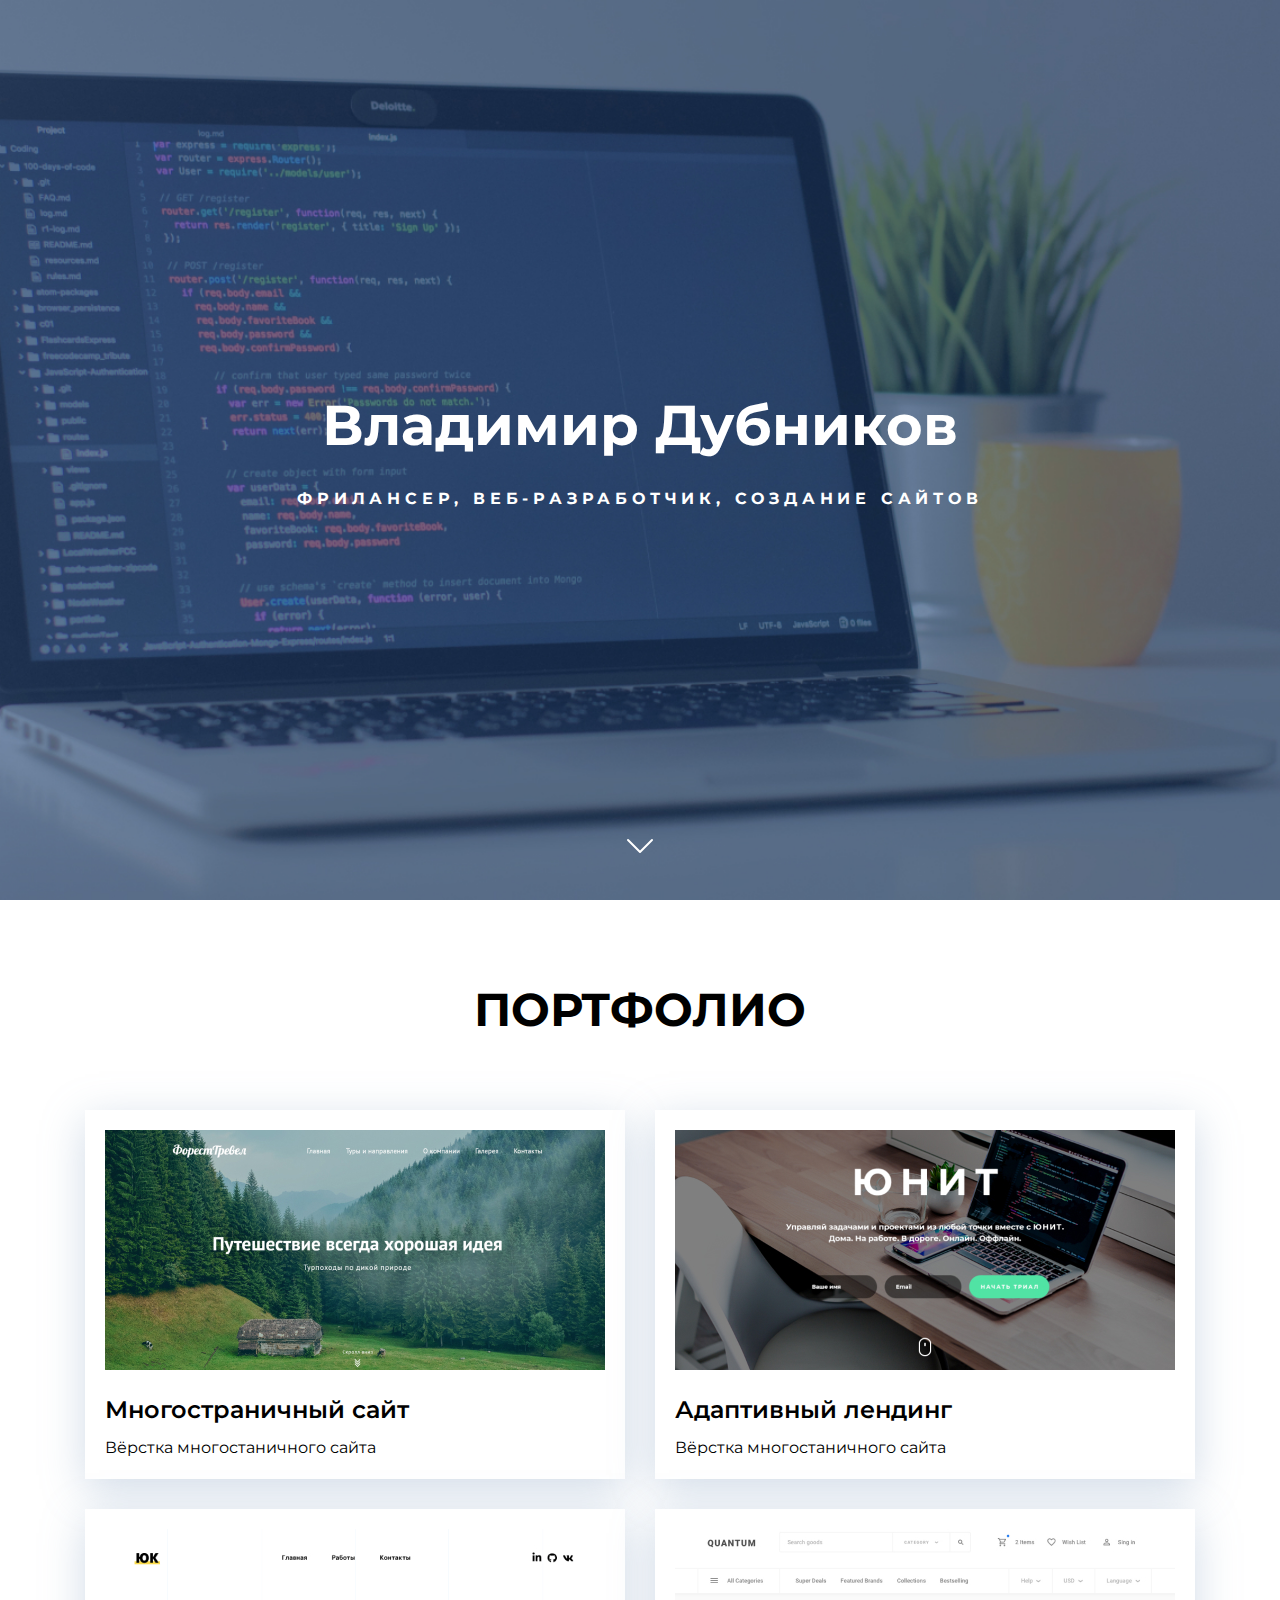
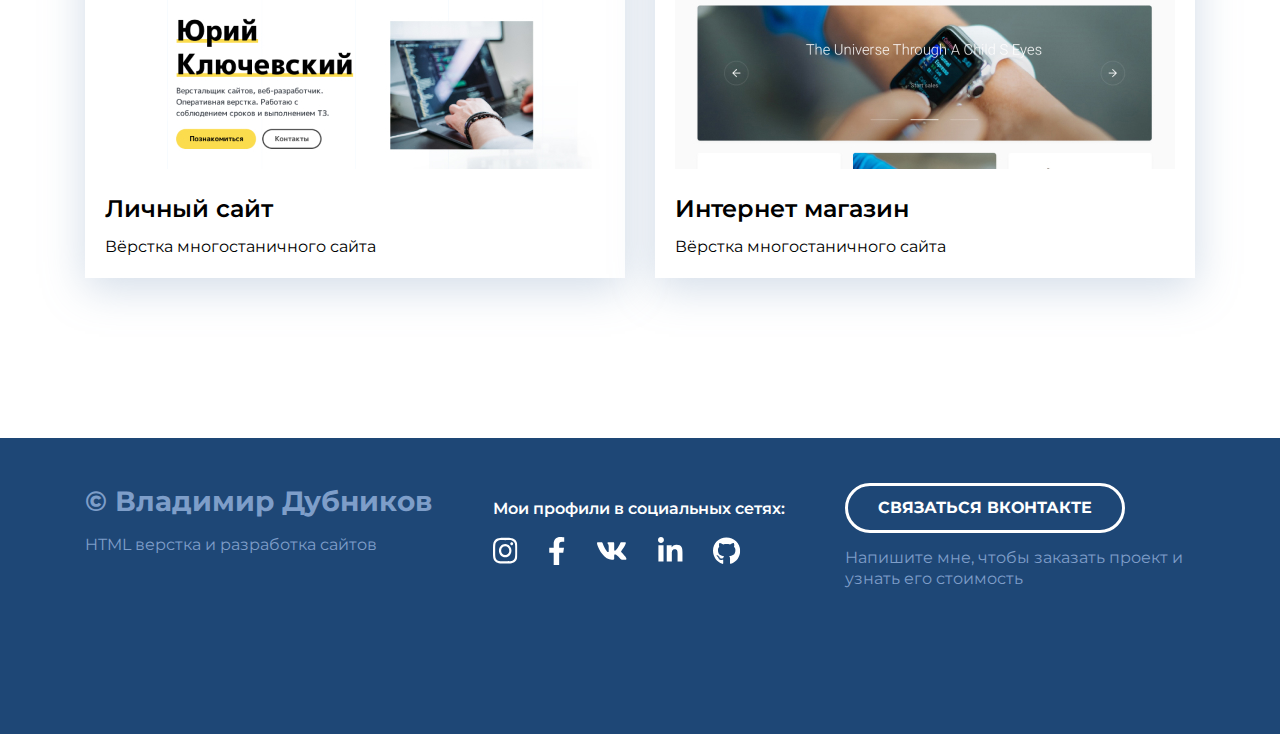
<file: index.html>
<!DOCTYPE html>
<html lang="ru">

<head>
	<meta charset="UTF-8">
	<meta http-equiv="X-UA-Compatible" content="IE=edge">
	<meta name="viewport" content="width=device-width, initial-scale=1.0">
	<title>Моё Портфолио</title>
	<link rel="stylesheet" href="./css/main.css">
	<link rel="stylesheet" href="./css/media.css">
	<link href="https://fonts.googleapis.com/css2?family=Montserrat:wght@400;600;700&display=swap" rel="stylesheet">
</head>

<body>
	<header class="header">
		<h1 class="header-title">Владимир Дубников</h1>
		<h2 class="header-subtitle">фрилансер, веб-разработчик, создание сайтов</h2>
		<div class="header-arrow">
			<img src="./imag/header/chevron-down.svg" alt="arrow">
		</div>
	</header>

	<main class="portfolio">
		<div class="container">
			<h2 class="portfolio-header">Портфолио</h2>
			<div class="card-wrapper">

				<div class="card">
					<a href="forest-travel.html" class="card-link">
						<img class="card-img" src="./imag/portfolio/card1.jpg" alt="многостраничный сайт">
						<h3 class="card-title">Многостраничный сайт</h3>
						<p>Вёрстка многостаничного сайта</p>
					</a>
				</div> <!-- ./card -->

				<div class="card">
					<a href="forest-travel.html" class="card-link">
						<img class="card-img" src="./imag/portfolio/card2.jpg" alt="многостраничный сайт">
						<h3 class="card-title">Адаптивный лендинг</h3>
						<p>Вёрстка многостаничного сайта</p>
					</a>
				</div> <!-- ./card -->

				<div class="card">
					<a href="forest-travel.html" class="card-link">
						<img class="card-img" src="./imag/portfolio/card3.jpg" alt="многостраничный сайт">
						<h3 class="card-title">Личный сайт</h3>
						<p>Вёрстка многостаничного сайта</p>
					</a>
				</div> <!-- ./card -->

				<div class="card">
					<a href="forest-travel.html" class="card-link">
						<img class="card-img" src="./imag/portfolio/card4.jpg" alt="многостраничный сайт">
						<h3 class="card-title">Интернет магазин</h3>
						<p>Вёрстка многостаничного сайта</p>
					</a>
				</div> <!-- ./card -->
			</div><!-- ./card-wrapper-->
		</div> <!-- ./container -->
	</main>

	<footer class="footer">
		<div class="container">
			<div class="footer-inner">
				<div class="footer-copyright footer-col">
					<div class="footer-copyfight-name">© Владимир Дубников</div>
					<p>HTML верстка и разработка сайтов</p>
				</div>
				<div class="footer-social footer-col">
					<p>Мои профили в социальных сетях:</p>
					<div class="footer-icons">
						<a href="#">
							<img src="./imag/social/instagram.svg" alt="">
						</a>

						<a href="#">
							<img src="./imag/social/facebook.svg" alt="">
						</a>

						<a href="#">
							<img src="./imag/social/vk.svg" alt="">
						</a>

						<a href="#">
							<img src="./imag/social/linkedin.svg" alt="">
						</a>

						<a href="#">
							<img src="./imag/social/github.svg" alt="">
						</a>
					</div>
				</div> <!-- ./Footer-icons-->

				<div class="footer-contact footer-col">
					<a href="https://vk.com" class="footer-btn">связаться ВКонтакте</a>
					<p>Напишите мне, чтобы заказать проект и узнать его стоимость </p>
				</div><!-- ./*footer-contact-->




			</div> <!-- ./footer-inner -->
		</div><!-- ./container -->
	</footer>

</body>

</html>
</file>
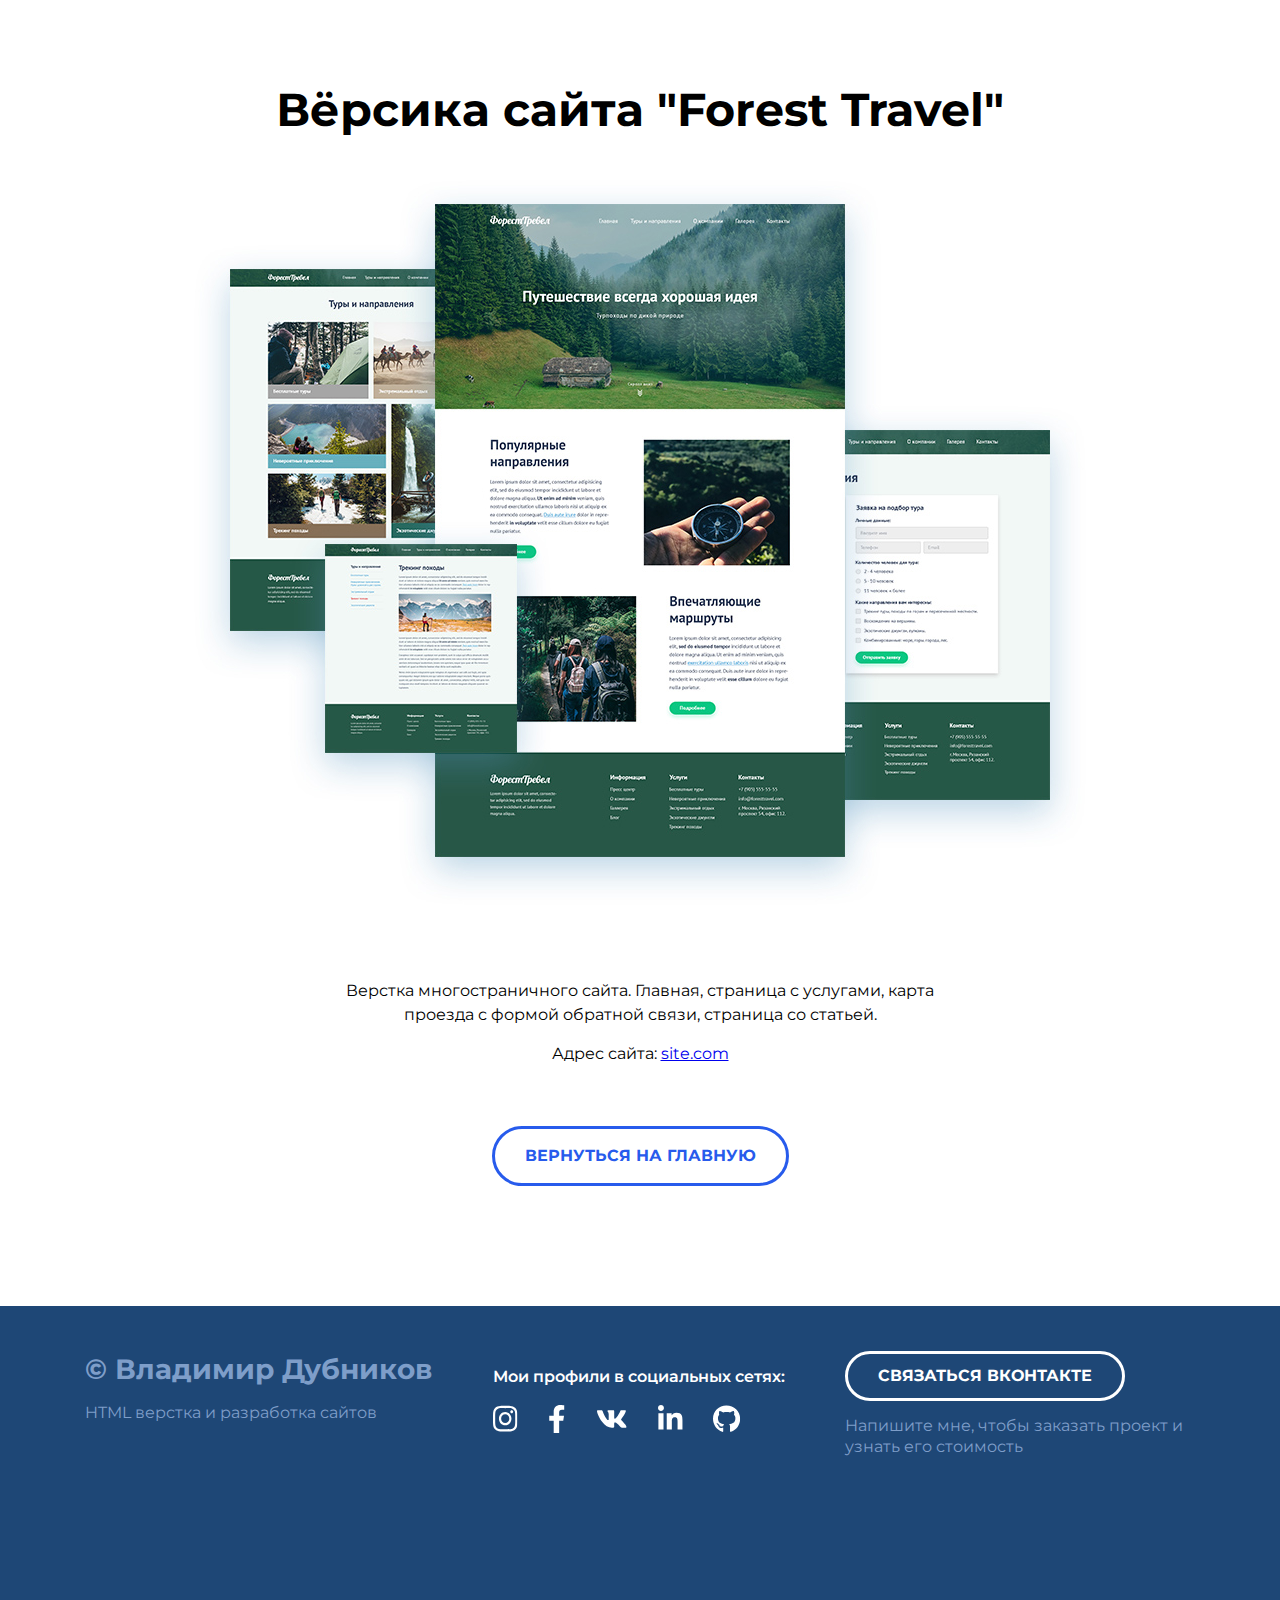
<file: forest-travel.html>
<!DOCTYPE html>
<html lang="ru">

<head>
	<meta charset="UTF-8">
	<meta http-equiv="X-UA-Compatible" content="IE=edge">
	<meta name="viewport" content="width=device-width, initial-scale=1.0">
	<title>Forest Travel</title>
	<link rel="stylesheet" href="./css/main.css">
	<link rel="stylesheet" href="./css/media.css">
	<link href="https://fonts.googleapis.com/css2?family=Montserrat:wght@400;600;700&display=swap" rel="stylesheet">
</head>

<body>
	<main class="project">
		<div class="container">
			<h1 class="project-header">Вёрсика сайта "Forest Travel"</h1>
			<div class="project-img">
				<img src="./imag/Forest-Travel/forest.jpg" alt="Forest Travel">
			</div>
			<div class="project-description">
				<p>Верстка многостраничного сайта. Главная, страница с услугами, карта проезда с формой обратной связи, страница
					со статьей.
				</p>
				<p>Адрес сайта: <a href="#">site.com</a></p>
			</div>
			<a href="index.html" class="project-btn">Вернуться на главную</a>
		</div>
	</main>

	<footer class="footer">
		<div class="container">
			<div class="footer-inner">
				<div class="footer-copyright">
					<div class="footer-copyfight-name">© Владимир Дубников</div>
					<p>HTML верстка и разработка сайтов</p>
				</div>
				<div class="footer-social">
					<p>Мои профили в социальных сетях:</p>
					<div class="footer-icons">
						<a href="#">
							<img src="./imag/social/instagram.svg" alt="">
						</a>

						<a href="#">
							<img src="./imag/social/facebook.svg" alt="">
						</a>

						<a href="#">
							<img src="./imag/social/vk.svg" alt="">
						</a>

						<a href="#">
							<img src="./imag/social/linkedin.svg" alt="">
						</a>

						<a href="#">
							<img src="./imag/social/github.svg" alt="">
						</a>
					</div>
				</div> <!-- ./Footer-icons-->

				<div class="footer-contact">
					<a href="https://vk.com" class="footer-btn">связаться ВКонтакте</a>
					<p>Напишите мне, чтобы заказать проект и узнать его стоимость </p>
				</div><!-- ./*footer-contact-->
			</div> <!-- ./footer-inner -->
		</div><!-- ./container -->
	</footer>
</body>

</html>
</file>
<file: css/main.css>
*{
	box-sizing: border-box;
}

body {
	margin: 0;
	font-family: 'Montserrat', sans-serif;
	color: #000;
}

.img {
	width: 100%;
}

.container{
	width: 1140px;
	margin: 0 auto;
	padding: 0 15px;
}

.none {
	display: none !important;
}

/* =============HEADER ============ */
.header {
	width: 100%;
	height: 100vh;
	background-color: #556983;
	background-image: url("./../imag/header/header-bg.jpg");
	background-size: cover;
	background-position: center;

	position: relative;
	display: flex;
	flex-direction: column;
	justify-content: center;
	align-items: center;
}

.header-title {
	margin: 0;
	margin-bottom: 25px;

	font-weight: 700;
	font-size: 56px;
	line-height: 130%;

	text-align: center;
	color: #fff;
}

.header-subtitle {
	margin: 0;
	font-weight: 700;
	font-size: 16px;
	line-height: 150%;

	text-align: center;
	letter-spacing: .3em;
	text-transform: uppercase;

	color: #fff;
}

.header-arrow{
	width: 48px;
	height: 48px;
	position: absolute;
	bottom: 30px;
	left: 50%;
	transform: translate(-50%, 0);
}

/*============ PORTFOLIO ============ */
.portfolio{
	padding-top: 80px;
	padding-bottom: 15px;
}

.portfolio-header{
	margin: 0;
	margin-bottom: 70px;
	font-weight: 700;
	font-size: 46px;
	line-height: 130%;
	text-align: center;
	text-transform: uppercase;
	color: #000;
}
.card-wrapper{
	margin-bottom: 145px;
	display: flex;
	flex-wrap: wrap;
	justify-content: space-between;
}

.card{
	margin-bottom: 30px;
	max-width: 540px;
	background-color: #fff;
	box-shadow: 0px 10px 40px rgba(126, 155, 189, 0.35);
	transition: transform .2s linear;
}
.card:hover{
	transform: translateY(-15px);
}

.card:last-child, .card:nth-last-child(2){
	margin-bottom: 0;
}

.card-link{
	display: block;
	padding: 20px;
	color: #000;
	text-decoration: none;
	transition: color .3s linear;
}

.card-link:hover{
	color: rgb(39, 91,236);
}

.card-img{
	margin-bottom: 20px;
}

.card-title{
	margin: 0;
	margin-bottom: 13px;
	font-weight: 600;
	font-size: 24px;
	line-height: 130%;
}

.card p{
	margin: 0;
	font-size: 16px;
	line-height: 130%;
}

/* ======== FOOTER =============*/
.footer {
	color: #fff;
	padding-top: 45px;
	padding-bottom: 130px;
	background-color: #1e4776;
	min-height: 290px;
}
.footer-inner{
	display: flex;
	flex-direction: row;
	justify-content: space-between;
}
.footer-copyright {
	max-width: 350px;
	color: #7e9ec9;
	line-height: 1.3;
	letter-spacing: 0em;
	text-align: left
}

.footer-copyfight-name {
	margin-bottom: 15px;
	font-size: 28px;
	font-weight: 700;
}

.footer-copyfight-name p{
	margin: 0;
	margin-bottom: 15px;
	font-size: 16px;
	font-weight: 600;
}

.footer-social{
	max-width: 350px;

}

.footer-social p {
	font-weight: 600;
font-size: 16px;
line-height: 130%;
}

.footer-icons {
	display: flex;
	align-items: center;
}

.footer-icons > * + *{
	margin-left: 30px;
}

.footer-contact{
	max-width: 350px;
}

.footer-btn {
	display: inline-block;
	height: 50px;
	padding: 0 30px;

	border: 3px solid #fff;
	border-radius: 50px;

	color: #fff;
	line-height: 44px;
	font-weight: 700;
	font-size: 16px;
	text-transform: uppercase;
	text-decoration: none;

	transition: all .2s linear;
}

.footer-btn:hover {
	background-color: #fff;
	color: #1e4776;
}

.footer-contact p{
	margin: 15px 0;
	font-size: 16px;
	line-height: 130%;
		color: #7E9EC9;
}

/*========= Project ========*/
.project{
	padding: 80px 0 120px 0;
	text-align: center;
	color: #000;
}

.project-header{
	margin: 0;
	margin-bottom: 40px;
	font-weight: 700;
	font-size: 46px;
	line-height: 1.3;
}
.project-img{
	margin-bottom: 70px;
}

.project-description{
	margin: 0 auto 60px;
	max-width: 630px;
	margin-bottom: 60px;
}
.project-description p{
	margin-top: 0;
	margin-bottom: 15px;
	font-weight: 400;
	font-size: 16px;
	line-height: 1.5;
}
.project-btn{
	display: inline-block;
	height: 60px;
	padding: 0 30px;

	border: 3px solid #275bec;
	border-radius: 50px;

	color: #275bec;
	line-height: 54px;
	font-weight: 700;
	font-size: 16px;
	text-transform: uppercase;
	text-decoration: none;

	transition: all .2s linear;
}
.project-btn:hover{
	background-color: #275bec;
	color: #fff;
}
</file>
<file: css/media.css>
@media (max-width: 1140px){
	.card {
		width: calc(50% - 15px);
	}

	.footer {
		padding-top: 40px;
		padding-bottom: 60px;
	}

	.footer-inner{
		flex-direction: column-reverse;
		align-items: center;
		text-align: center;
	}

	.footer-col{
		margin-bottom: 50px;
	}

	.footer-col:first-child{
		margin-bottom: 0;
	}
}

@media (max-width: 760px){
	.header-title{
		font-size: 32px;
	}

	.header-subtitle{
		font-size: 14px;
	}

	.portfolio{
		padding-top: 40px;
		padding-bottom: 60px;
	}
	.portfolio-header {
		font-size: 32px;
		margin-bottom: 30px;
	}

	.card-wrapper{
		justify-content: center;
	}
	.card {
		width: 100%;
	}
	.card:nth-last-child(2){
		margin-bottom: 30px;
	}

	.card-link {
		padding: 15px;
	}

	.card-img {
		margin-bottom: 10px;
	}

	.card-title{
		font-size: 18px;
		margin-bottom: 10px;
	}

	.card p {
		font-size: 14px;
	}

	.footer-copyfight-name{
		font-size: 18px;
		margin-bottom: 5px;
	}

	.footer-copyright p {
		font-size: 14px;
	}

	.footer-icons p {
		font-size: 14px;
	}

	.footer-contact p{
		font-size: 14px;
		margin: 0;
		margin-top: 15px;
	}

	.project{
		padding: 40px 0 60px;
	}

	.project-header{
		font-size: 20px;
		margin-bottom: 30px;
	}

	.project-description{
		margin-bottom: 50px;
	}

	.project-btn{
		padding: 0 10px;
	}
}
</file>
